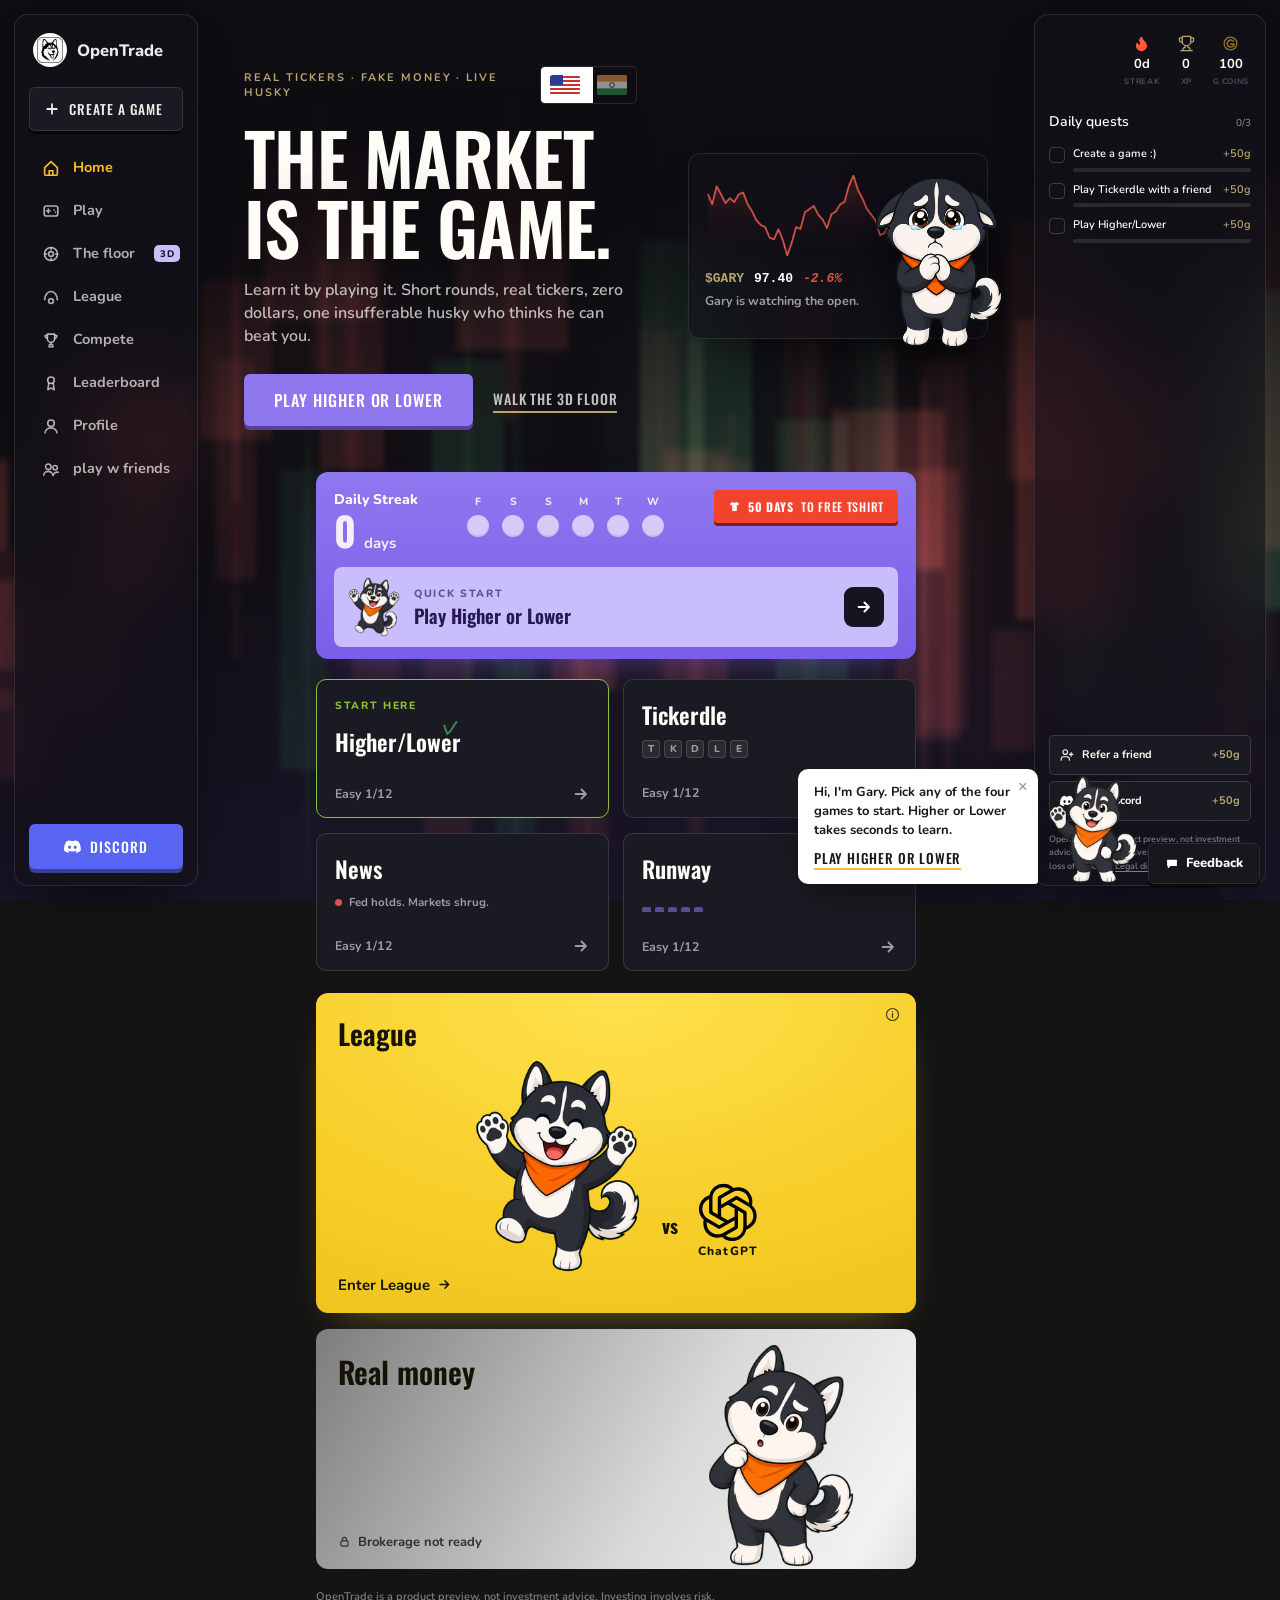
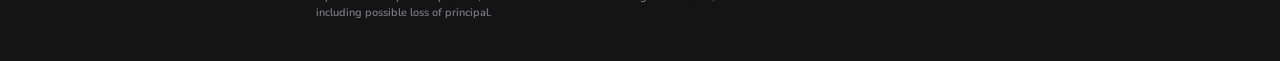
<file: index.html>
<!doctype html>
<html lang="en">
<head>
  <meta charset="utf-8" />
  <meta name="viewport" content="width=device-width, initial-scale=1" />
  <title>OpenTrade</title>
  <meta name="description" content="Master the market. Play Higher/Lower, Tickerdle, and League vs ChatGPT. OpenTrade is a product preview, not investment advice." />
  <link rel="icon" href="assets/brand/favicon.svg" />
  <link rel="preconnect" href="https://fonts.googleapis.com" />
  <link rel="preconnect" href="https://fonts.gstatic.com" crossorigin />
  <link href="https://fonts.googleapis.com/css2?family=Oswald:wght@500;600;700&family=Nunito:wght@500;600;700;800&display=swap" rel="stylesheet" />
  <link rel="stylesheet" href="css/site.css" />
</head>
<body>

<canvas id="aurora" aria-hidden="true"></canvas>

<aside id="side">
  <a id="logo" href="#">
    <span class="logo-dot">
      <img src="assets/brand/favicon.svg" alt="" width="26" height="26" /></span>
    <b>OpenTrade</b>
  </a>

  <button class="create" id="create-game">
    <svg viewBox="0 0 20 20" width="16" height="16"><path d="M10 4 v12 M4 10 h12" stroke="currentColor" stroke-width="2.2" stroke-linecap="round"/></svg>
    Create a game
  </button>

  <nav id="nav">
    <button class="nv on" data-nav="home">
      <svg viewBox="0 0 22 22"><path d="M4 10.5 L11 4 L18 10.5 V18 a1 1 0 0 1 -1 1 H5 a1 1 0 0 1 -1 -1 Z" fill="none" stroke-width="1.8" stroke-linejoin="round"/><path d="M9 19 v-5 h4 v5" fill="none" stroke-width="1.8"/></svg>
      Home
    </button>
    <button class="nv" data-nav="play" data-toast="Play opens in the app">
      <svg viewBox="0 0 22 22"><rect x="3.5" y="5.5" width="15" height="11" rx="2.5" fill="none" stroke-width="1.8"/><path d="M8 9 v4 M6 11 h4 M14.5 10 h.01 M16 12.5 h.01" stroke-width="1.8" stroke-linecap="round"/></svg>
      Play
    </button>
    <a class="nv floor-tab" href="floor/">
      <svg viewBox="0 0 22 22"><circle cx="11" cy="11" r="7.2" fill="none" stroke-width="1.8"/><circle cx="11" cy="11" r="2.6" fill="none" stroke-width="1.8"/><path d="M11 3.8 v3 M11 15.2 v3 M3.8 11 h3 M15.2 11 h3" stroke-width="1.6"/></svg>
      The floor
      <i class="tag3d">3D</i>
    </a>
    <button class="nv" data-nav="league" data-toast="League opens in the app">
      <svg viewBox="0 0 22 22"><path d="M4 14 c0-5 3-9 7-9 s7 4 7 9" fill="none" stroke-width="1.8" stroke-linecap="round"/><circle cx="11" cy="15.5" r="2.6" fill="none" stroke-width="1.8"/></svg>
      League
    </button>
    <button class="nv" data-nav="compete" data-toast="Compete opens in the app">
      <svg viewBox="0 0 22 22"><path d="M7 4.5 h8 v5 a4 4 0 0 1 -8 0 Z" fill="none" stroke-width="1.8" stroke-linejoin="round"/><path d="M7 6 H4.5 a2.5 2.5 0 0 0 2.6 3 M15 6 h2.5 a2.5 2.5 0 0 1 -2.6 3 M11 13.5 v2.5 M8 18.5 h6 M9.2 16 h3.6 v2.5 H9.2 Z" fill="none" stroke-width="1.6" stroke-linejoin="round"/></svg>
      Compete
    </button>
    <button class="nv" data-nav="board" data-toast="Leaderboard opens in the app">
      <svg viewBox="0 0 22 22"><circle cx="11" cy="8" r="3.6" fill="none" stroke-width="1.8"/><path d="M8.6 10.8 L7.5 18.5 L11 16.4 L14.5 18.5 L13.4 10.8" fill="none" stroke-width="1.7" stroke-linejoin="round"/></svg>
      Leaderboard
    </button>
    <button class="nv" data-nav="profile" data-toast="Profile opens in the app">
      <svg viewBox="0 0 22 22"><circle cx="11" cy="8" r="3.6" fill="none" stroke-width="1.8"/><path d="M4.5 18.5 a6.5 5.5 0 0 1 13 0" fill="none" stroke-width="1.8" stroke-linecap="round"/></svg>
      Profile
    </button>
    <button class="nv" data-nav="friends" data-toast="Grab a link in the app and drag a friend in">
      <svg viewBox="0 0 22 22"><circle cx="8" cy="8.5" r="3" fill="none" stroke-width="1.7"/><circle cx="15.5" cy="9.5" r="2.4" fill="none" stroke-width="1.7"/><path d="M3 18 a5 4.4 0 0 1 10 0 M13.5 18 a4.3 3.8 0 0 1 5.5 -3.4" fill="none" stroke-width="1.7" stroke-linecap="round"/></svg>
      play w friends
    </button>
  </nav>

  <a id="discord" href="#" data-toast="Discord invite lives in the app">
    <img src="assets/brand/discord-symbol-white.svg" alt="" width="17" height="17" />
    Discord
  </a>
</aside>

<main id="main">

  <section id="hero">
    <div id="hero-copy">
      <div class="hero-topline">
        <span class="hero-kicker">Real tickers · fake money · live husky</span>
        <div id="flags">
          <span id="flag-thumb" aria-hidden="true"></span>
          <button class="flag on" title="US markets" data-toast="US markets selected">
            <svg viewBox="0 0 30 20"><rect width="30" height="20" fill="#fff"/><path d="M0 2h30M0 6h30M0 10h30M0 14h30M0 18h30" stroke="#c8322e" stroke-width="2"/><rect width="13" height="10" fill="#2c3b8f"/></svg>
          </button>
          <button class="flag" title="India markets" data-toast="India markets are coming to the preview">
            <svg viewBox="0 0 30 20"><rect width="30" height="20" fill="#fff"/><rect width="30" height="6.6" fill="#f5943c"/><rect y="13.4" width="30" height="6.6" fill="#2c8f4a"/><circle cx="15" cy="10" r="2.4" fill="none" stroke="#2c3b8f" stroke-width="1"/></svg>
          </button>
        </div>
      </div>
      <h1 class="hero-h">THE MARKET<br>IS THE GAME.</h1>
      <p class="hero-sub">Learn it by playing it. Short rounds, real tickers, zero
      dollars, one insufferable husky who thinks he can beat you.</p>
      <div class="hero-ctas">
        <button class="hero-play" id="hero-play">Play Higher or Lower</button>
        <a class="hero-alt" href="floor/">Walk the 3D floor</a>
      </div>
    </div>
    <div id="hero-desk">
      <canvas id="hero-chart" width="380" height="130"></canvas>
      <div id="hero-tape"><b id="ht-tick">$GARY</b><span id="ht-price">100.00</span><i id="ht-delta" class="up">+0.0%</i></div>
      <img id="hero-gary-img" src="assets/brand/gary-emotions/confident.webp" alt="Gary" />
      <p id="hero-mood">Gary is watching the open.</p>
    </div>
  </section>

  <div id="cols">
    <section id="content">

      <div id="streak-card">
        <div class="sc-top">
          <div class="sc-left">
            <p class="sc-label">Daily Streak</p>
            <p class="sc-days"><b id="sc-days">0</b> days</p>
          </div>
          <div class="sc-week" id="sc-week"></div>
          <button class="tshirt" data-toast="50 day streak wins the shirt. Day 1 starts now.">
            <svg viewBox="0 0 20 20" width="13" height="13"><path d="M7 3 L10 4.5 L13 3 L17 5.5 L15.5 8.5 L13.5 7.5 V17 h-7 V7.5 L4.5 8.5 L3 5.5 Z" fill="#fff"/></svg>
            <b>50 days</b> to free tshirt
          </button>
        </div>
        <button class="sc-quick" id="quickstart">
          <span class="gary-mini"><img src="assets/brand/gary-emotions/excited-hyped.webp" alt="Gary" /></span>
          <span class="sc-quick-copy">
            <i>Quick start</i>
            <b>Play Higher or Lower</b>
          </span>
          <span class="go"><svg viewBox="0 0 20 20" width="18" height="18"><path d="M4 10 h11 M10.5 5 L15.5 10 L10.5 15" stroke="#fff" stroke-width="2.2" fill="none" stroke-linecap="round" stroke-linejoin="round"/></svg></span>
        </button>
      </div>

      <div id="games">
        <button class="game start" id="card-hl">
          <i class="start-here">Start here</i>
          <b>Higher/Lower</b>
          <canvas class="spark" width="150" height="40" aria-hidden="true"></canvas>
          <span class="tease">Call the next candle</span>
          <span class="g-foot"><em>Easy 1/12</em>
            <svg viewBox="0 0 20 20" width="18" height="18"><path d="M4 10 h11 M10.5 5 L15.5 10 L10.5 15" stroke="currentColor" stroke-width="2" fill="none" stroke-linecap="round" stroke-linejoin="round"/></svg>
          </span>
        </button>
        <button class="game" data-toast="Tickerdle opens in the app" data-quest="q2">
          <b>Tickerdle</b>
          <span class="tkd" aria-hidden="true"><i>T</i><i>K</i><i>D</i><i>L</i><i>E</i></span>
          <span class="tease">Guess the mystery ticker in six</span>
          <span class="g-foot"><em>Easy 1/12</em>
            <svg viewBox="0 0 20 20" width="18" height="18"><path d="M4 10 h11 M10.5 5 L15.5 10 L10.5 15" stroke="currentColor" stroke-width="2" fill="none" stroke-linecap="round" stroke-linejoin="round"/></svg>
          </span>
        </button>
        <button class="game" data-toast="News opens in the app">
          <b>News</b>
          <span class="wire" aria-hidden="true"><i class="live"></i><em id="wire-line">Fed holds. Markets shrug.</em></span>
          <span class="tease">Trade the headlines</span>
          <span class="g-foot"><em>Easy 1/12</em>
            <svg viewBox="0 0 20 20" width="18" height="18"><path d="M4 10 h11 M10.5 5 L15.5 10 L10.5 15" stroke="currentColor" stroke-width="2" fill="none" stroke-linecap="round" stroke-linejoin="round"/></svg>
          </span>
        </button>
        <button class="game" data-toast="Runway opens in the app">
          <b>Runway</b>
          <span class="rw" aria-hidden="true"><i></i><i></i><i></i><i></i><i></i></span>
          <span class="tease">Keep the startup alive</span>
          <span class="g-foot"><em>Easy 1/12</em>
            <svg viewBox="0 0 20 20" width="18" height="18"><path d="M4 10 h11 M10.5 5 L15.5 10 L10.5 15" stroke="currentColor" stroke-width="2" fill="none" stroke-linecap="round" stroke-linejoin="round"/></svg>
          </span>
        </button>
      </div>

      <button id="league-card" data-toast="League vs ChatGPT opens in the app">
        <span class="lg-info" title="Weekly league against the AIs">
          <svg viewBox="0 0 20 20" width="15" height="15"><circle cx="10" cy="10" r="8" fill="none" stroke="#111" stroke-width="1.6"/><path d="M10 9 v5 M10 6.2 v.2" stroke="#111" stroke-width="1.8" stroke-linecap="round"/></svg>
        </span>
        <b class="lg-title">League</b>
        <span class="lg-stage">
          <span class="gary-big"><img src="assets/brand/gary-emotions/celebratory.webp" alt="Gary celebrating" /></span>
          <b class="vs">vs</b>
          <span class="gpt"><img src="assets/brand/openai-blossom.svg" alt="" width="58" height="58" /><b>ChatGPT</b></span>
        </span>
        <span class="lg-enter">Enter League <svg viewBox="0 0 20 20" width="15" height="15"><path d="M4 10 h11 M10.5 5 L15.5 10 L10.5 15" stroke="currentColor" stroke-width="2" fill="none" stroke-linecap="round" stroke-linejoin="round"/></svg></span>
      </button>

      <button id="money-card" data-toast="Real money needs the brokerage. Not ready yet.">
        <b class="rm-title">Real money</b>
        <span class="rm-art"><img src="assets/brand/gary-emotions/curious.webp" alt="Gary, curious" /></span>
        <span class="rm-lock"><svg viewBox="0 0 20 20" width="13" height="13" fill="none" stroke="currentColor" stroke-width="1.8"><rect x="4.5" y="9" width="11" height="8" rx="1.6"/><path d="M7 9 V6.6 a3 3 0 0 1 6 0 V9"/></svg>Brokerage not ready</span>
      </button>

      <p id="legal">OpenTrade is a product preview, not investment advice. Investing involves risk, including possible loss of principal.</p>
    </section>

    <aside id="rightrail">
      <div id="stats">
        <div class="stat"><svg viewBox="0 0 24 24" class="ic"><path d="M12 3q1 4 4 6.5t3 5.5a1 1 0 0 1-14 0 5 5 0 0 1 1-3 1 1 0 0 0 5 0c0-2-1.5-3-1.5-5q0-2 2.5-4" fill="#ff5c35" stroke="#ff5c35" stroke-width="1.8" stroke-linejoin="round"/></svg><b id="st-streak">0d</b><span>Streak</span></div>
        <div class="stat"><svg viewBox="0 0 24 24" class="ic" fill="none" stroke="#b9a56f" stroke-width="1.8" stroke-linecap="round" stroke-linejoin="round"><path d="M10 14.66V17a1 1 0 0 1-1 1 2 2 0 0 0-2 2v2"/><path d="M14 14.66V17a1 1 0 0 0 1 1 2 2 0 0 1 2 2v2"/><path d="M17.916 10H19.5A2.5 2.5 0 0 0 22 7.5V5a1 1 0 0 0-1-1h-3"/><path d="M4 22h16"/><path d="M6 9a6 6 0 0 0 12 0V3a1 1 0 0 0-1-1H7a1 1 0 0 0-1 1z"/><path d="M6.084 10H4.5A2.5 2.5 0 0 1 2 7.5V5a1 1 0 0 1 1-1h3"/></svg><b id="st-xp">0</b><span>XP</span></div>
        <div class="stat"><svg viewBox="0 0 24 24" class="ic" fill="none" stroke="#9a762a"><circle cx="12" cy="12" r="9" stroke-width="1.7"/><path d="M16.1 8.65A5 5 0 1 0 16.1 15.35" stroke-linecap="round" stroke-width="2"/><path d="M12.4 12.8H16.9V15.35H16.1" stroke-linecap="round" stroke-linejoin="round" stroke-width="2"/></svg><b id="st-coins">100</b><span>G Coins</span></div>
      </div>
      <div id="quests">
        <h3>Daily quests <span id="q-count">0/3</span></h3>
        <label class="q"><input type="checkbox" id="q1" disabled><span class="qb"><span class="qrow"><em>Create a game :)</em><i>+50g</i></span><span class="bar"><b></b></span></span></label>
        <label class="q"><input type="checkbox" id="q2" disabled><span class="qb"><span class="qrow"><em>Play Tickerdle with a friend</em><i>+50g</i></span><span class="bar"><b></b></span></span></label>
        <label class="q"><input type="checkbox" id="q3" disabled><span class="qb"><span class="qrow"><em>Play Higher/Lower</em><i>+50g</i></span><span class="bar"><b></b></span></span></label>
      </div>
      <div class="rail-bottom">
        <button class="rail-cta" data-toast="Referral links live in the app"><span><svg viewBox="0 0 24 24" width="14" height="14" fill="none" stroke="currentColor" stroke-width="1.9" stroke-linecap="round" stroke-linejoin="round"><path d="M16 21v-2a4 4 0 0 0-4-4H6a4 4 0 0 0-4 4v2"/><circle cx="9" cy="7" r="4"/><line x1="19" x2="19" y1="8" y2="14"/><line x1="22" x2="16" y1="11" y2="11"/></svg>Refer a friend</span><i>+50g</i></button>
        <a class="rail-cta" href="https://discord.gg/bt2YuTNcbK" target="_blank" rel="noreferrer"><span><img src="assets/brand/discord-symbol-white.svg" alt="" width="14" height="14"/>Join Discord</span><i>+50g</i></a>
      </div>
      <footer id="rail-legal">OpenTrade is a product preview, not investment advice. Investing involves risk, including possible loss of principal. <u>Legal disclosures</u></footer>
    </aside>
  </div>

  <div id="helper">
    <div id="bubble">
      <button id="bubble-x" aria-label="Dismiss Gary">×</button>
      <p>Hi, I'm Gary. Pick any of the four games to start. Higher or Lower takes seconds to learn.</p>
      <button id="bubble-cta">Play Higher or Lower</button>
    </div>
    <span class="gary-mini wave"><img src="assets/brand/gary-onboarding-cutout-2x.webp" alt="Gary" /></span>
    <button id="feedback" data-toast="Feedback goes straight to the team">
      <svg viewBox="0 0 20 20" width="14" height="14" fill="currentColor"><path d="M3 4 h14 v9 H8 l-4 3.5 V13 H3 Z"/></svg>
      Feedback
    </button>
  </div>

  <!-- Higher/Lower, playable -->
  <div id="hl-back" hidden>
    <div id="hl-modal" role="dialog" aria-label="Higher or Lower">
      <div class="grab" aria-hidden="true"></div>
      <div class="hl-head">
        <b>Higher or Lower</b>
        <span id="hl-round">round 1</span>
        <button id="hl-x" aria-label="Close">×</button>
      </div>
      <div class="hl-tick"><span id="hl-name">$GARY</span><span id="hl-price">100.00</span></div>
      <canvas id="chart" width="560" height="230"></canvas>
      <div class="hl-calls">
        <button id="call-up" class="hl-call up">Higher</button>
        <button id="call-down" class="hl-call down">Lower</button>
      </div>
      <div class="hl-foot">
        <span id="hl-score">you 0 · gary 0</span>
        <span class="hl-gary-wrap"><img id="hl-gary" src="assets/brand/gary-emotions/confident.webp" alt="Gary" /><span id="gary-says">Gary bets you can't beat him.</span></span>
      </div>
    </div>
  </div>

</main>

<script type="module" src="js/site.js"></script>
</body>
</html>
</file>
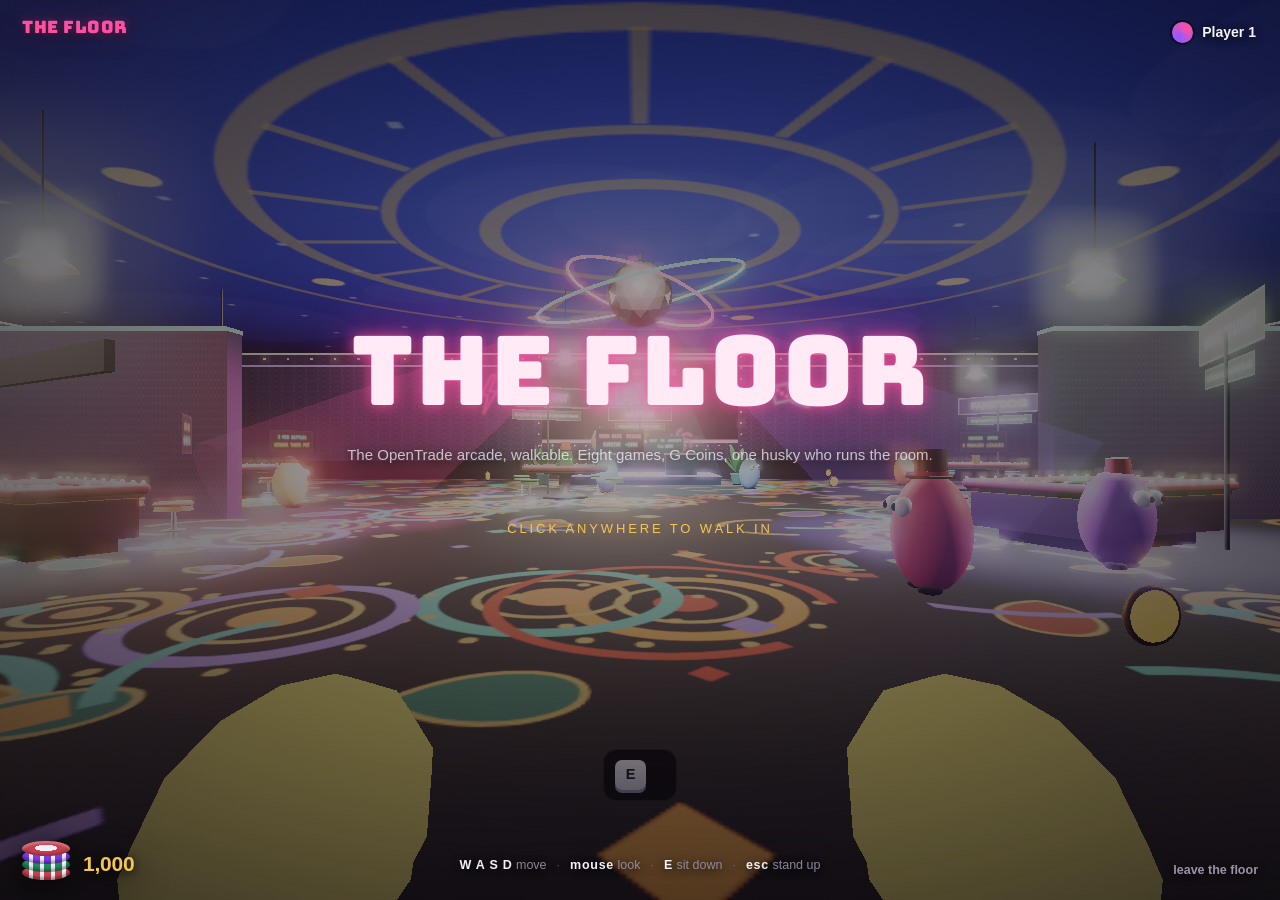
<file: floor/index.html>
<!doctype html>
<html lang="en">
<head>
  <meta charset="utf-8" />
  <meta name="viewport" content="width=device-width, initial-scale=1" />
  <title>THE FLOOR · OpenTrade</title>
  <meta name="description" content="A walkable 3D casino for you and your friends: wander the floor, sit at glowing tables, play with honest odds and play money. No real money, just bragging rights." />
  <link rel="icon" href="data:image/svg+xml,%3Csvg xmlns='http://www.w3.org/2000/svg' viewBox='0 0 32 32'%3E%3Crect width='32' height='32' rx='7' fill='%230c0a10'/%3E%3Ccircle cx='16' cy='16' r='9' fill='none' stroke='%23ff4fa3' stroke-width='2.5'/%3E%3Ccircle cx='16' cy='16' r='3.4' fill='%23f5c64f'/%3E%3C/svg%3E" />
  <link rel="preconnect" href="https://fonts.googleapis.com" />
  <link rel="preconnect" href="https://fonts.gstatic.com" crossorigin />
  <link href="https://fonts.googleapis.com/css2?family=Bungee&family=Oswald:wght@500;600;700&family=Nunito:wght@600;700;800&display=swap" rel="stylesheet" />
  <link rel="stylesheet" href="css/style.css" />
  <script type="importmap">{ "imports": { "three": "./js/vendor/three.module.js?v10" } }</script>
</head>
<body>

  <canvas id="world"></canvas>

  <button id="wordmark" title="Back to the floor">THE FLOOR</button>
  <button id="who" title="Players and bankrolls"><span class="ava"></span><span id="who-name">Player 1</span></button>
  <button id="bank" title="Players and bankrolls">
    <span class="stack"><i></i><i></i><i></i><i></i></span>
    <b id="bank-amt">0</b>
  </button>

  <div id="hud">
    <div id="aim" hidden></div>
    <div id="prompt" hidden><b>E</b><span id="prompt-text"></span></div>
    <div id="splash">
      <div class="splash-inner">
        <h1>THE FLOOR</h1>
        <p class="sub">The OpenTrade arcade, walkable. Eight games, G Coins, one husky who runs the room.</p>
        <p class="enter">click anywhere to walk in</p>
      </div>
      <p class="legend"><b>W A S D</b> move<i>·</i><b>mouse</b> look<i>·</i><b>E</b> sit down<i>·</i><b>esc</b> stand up</p>
    </div>
  </div>

  <section id="room">
    <div id="room-sign"></div>
    <div id="room-tag"></div>
    <div id="room-body"></div>
  </section>

  <a id="exit" href="../">leave the floor</a>

  <script type="module" src="js/main.js?v10"></script>
</body>
</html>
</file>
<file: css/site.css>
/* OpenTrade, matched to the real product: charcoal app shell, violet
   streak card, chunky rounded type, yellow League banner, sticker Gary.
   Executed clean: consistent radii, spacing on an 8px beat, real hover
   and press states. No inventions beyond the floor tab. */

* { margin: 0; padding: 0; box-sizing: border-box; }

:root {
  --bg: #141414;
  --side: #17151c;
  --card: #1a1b22;
  --card-line: rgba(255, 255, 255, 0.12);
  --ink: #fffdf8;
  --dim: #9c9ca6;
  --violet: #8f77ef;
  --violet-deep: #7a5ee8;
  --lavender: #cabdfc;
  --lavender-ink: #241a4e;
  --amber: #fbbf24;
  --brass: #b9a56f;
  --gold: #f2c14b;
  --green: #8ac234;
  --red: #f4432c;
  --flame: #ff5c35;
  --discord: #5865f2;
  --disp: "Oswald", -apple-system, sans-serif;
  --body: "Nunito", -apple-system, sans-serif;
  --spring: cubic-bezier(0.32, 0.72, 0, 1);
}

html, body {
  height: 100%;
  background: var(--bg);
  color: var(--ink);
  font: 600 15px/1.45 var(--body);
  -webkit-font-smoothing: antialiased;
}
::selection { background: var(--violet); color: #fff; }
:focus-visible { outline: 3px solid var(--amber); outline-offset: 2px; border-radius: 8px; }
button { font: inherit; color: inherit; cursor: pointer; background: none; border: none; }
a { color: inherit; text-decoration: none; }

/* ── sidebar ── */
#side {
  position: fixed;
  top: 0; bottom: 0; left: 0;
  width: 184px;
  display: flex;
  flex-direction: column;
  gap: 10px;
  padding: 16px 14px;
  background: var(--side);
  border-right: 1px solid #1d1d22;
  z-index: 20;
}
#logo { display: flex; align-items: center; gap: 10px; padding: 2px 4px 10px; }
#logo .logo-dot {
  width: 34px; height: 34px;
  border-radius: 50%;
  background: #fff;
  display: grid;
  place-items: center;
}
#logo b { font: 800 16.5px var(--body); }

.create {
  display: flex;
  align-items: center;
  gap: 9px;
  padding: 11px 14px;
  border: 1px solid var(--card-line);
  border-radius: 12px;
  background: var(--card);
  font-weight: 700;
  font-size: 14px;
  transition: transform 0.15s var(--spring), border-color 0.15s;
}
.create:hover { border-color: #3a3a42; }
.create:active { transform: scale(0.97); }

#nav { display: flex; flex-direction: column; gap: 2px; margin-top: 6px; }
.nv {
  display: flex;
  align-items: center;
  gap: 12px;
  white-space: nowrap;
  padding: 10px 12px;
  border-radius: 11px;
  font-weight: 700;
  font-size: 14.5px;
  color: var(--dim);
  text-align: left;
  transition: background 0.15s, color 0.15s;
}
.nv svg { width: 20px; height: 20px; stroke: currentColor; fill: none; flex: none; }
.nv:hover { background: #16161a; color: var(--ink); }
.nv.on { color: var(--amber); }
.nv.on svg { stroke: var(--amber); }
.tag3d {
  margin-left: 7px;
  font: 800 9.5px var(--body);
  letter-spacing: 0.06em;
  font-style: normal;
  color: #16112e;
  background: var(--lavender);
  border-radius: 5px;
  padding: 2px 6px;
}

#discord {
  margin-top: auto;
  display: flex;
  align-items: center;
  justify-content: center;
  gap: 9px;
  padding: 12px;
  border-radius: 12px;
  background: var(--discord);
  color: #fff;
  font-weight: 800;
  font-size: 14.5px;
  transition: filter 0.15s, transform 0.15s var(--spring);
}
#discord:hover { filter: brightness(1.08); }
#discord:active { transform: scale(0.98); }

/* ── main ── */
#main { margin-left: 184px; margin-right: 232px; min-height: 100vh; padding: 26px 30px 40px;
  display: flex; flex-direction: column; align-items: center; }

#head {
  width: min(600px, 100%);
  display: flex;
  align-items: center;
  gap: 22px;
  margin-bottom: 22px;
}
#head h1 { font: 600 28px var(--disp); letter-spacing: 0.01em; }
#flags { display: flex; border-radius: 10px; overflow: hidden; border: 1px solid var(--card-line); }
.flag {
  display: grid;
  place-items: center;
  width: 52px; height: 36px;
  background: var(--card);
  opacity: 0.55;
  transition: opacity 0.15s, background 0.15s;
}
.flag svg { width: 30px; height: 20px; border-radius: 3px; }
.flag.on { background: #fff; opacity: 1; }
#stats { margin-left: auto; display: flex; gap: 26px; }
.stat { display: flex; flex-direction: column; align-items: center; gap: 2px; }
.stat svg { width: 19px; height: 19px; }
.stat b { font: 700 15px var(--disp); }
.stat span { font-size: 9.5px; letter-spacing: 0.14em; text-transform: uppercase; color: var(--dim); font-weight: 800; }
.stat .gc {
  width: 17px; height: 17px;
  border-radius: 50%;
  background: radial-gradient(circle at 38% 32%, #ffe08a, #d99a14 72%);
  box-shadow: inset 0 0 0 2px rgba(122, 77, 8, 0.5);
}

#cols { width: min(600px, 100%); display: block; }

/* ── streak card ── */
#streak-card {
  background: linear-gradient(180deg, var(--violet), var(--violet-deep));
  border-radius: 18px;
  padding: 18px 18px 12px;
  margin-bottom: 20px;
  box-shadow: 0 18px 40px -22px rgba(141, 104, 248, 0.55);
}
.sc-top { display: flex; align-items: flex-start; gap: 22px; }
.sc-label { font-weight: 800; font-size: 14px; }
.sc-days { font: 700 15px var(--body); opacity: 0.9; }
.sc-days b { font: 700 40px/1 var(--disp); margin-right: 4px; }
.sc-week { display: flex; gap: 13px; flex: 1; justify-content: center; padding-top: 4px; }
.wd { display: flex; flex-direction: column; align-items: center; gap: 6px; font-size: 10.5px; font-weight: 800; opacity: 0.85; }
.wd i {
  width: 22px; height: 22px;
  border-radius: 50%;
  background: rgba(255, 255, 255, 0.75);
  box-shadow: inset 0 -2px 0 rgba(0, 0, 0, 0.08);
}
.wd.done i { background: var(--gold); }
.tshirt {
  display: flex;
  align-items: center;
  gap: 7px;
  background: var(--red);
  color: #fff;
  border-radius: 999px;
  padding: 8px 14px;
  font-size: 12.5px;
  font-weight: 700;
  box-shadow: 0 6px 16px -6px rgba(244, 67, 44, 0.7);
  transition: transform 0.15s var(--spring);
}
.tshirt:active { transform: scale(0.96); }
.tshirt b { font-weight: 800; }

.sc-quick {
  margin-top: 14px;
  width: 100%;
  display: flex;
  align-items: center;
  gap: 14px;
  background: var(--lavender);
  color: var(--lavender-ink);
  border-radius: 14px;
  padding: 10px 14px;
  text-align: left;
  transition: transform 0.15s var(--spring), filter 0.15s;
}
.sc-quick:hover { filter: brightness(1.03); }
.sc-quick:active { transform: scale(0.99); }
.gary-mini { width: 52px; flex: none; display: block; }
.gary-mini svg { width: 100%; display: block; }
.sc-quick-copy { display: flex; flex-direction: column; }
.sc-quick-copy i {
  font-style: normal;
  font-size: 10.5px;
  font-weight: 800;
  letter-spacing: 0.16em;
  text-transform: uppercase;
  opacity: 0.65;
}
.sc-quick-copy b { font: 600 19px var(--disp); }
.sc-quick .go {
  margin-left: auto;
  width: 40px; height: 40px;
  border-radius: 50%;
  background: #17131f;
  display: grid;
  place-items: center;
  transition: transform 0.2s var(--spring);
}
.sc-quick:hover .go { transform: translateX(3px); }

/* ── game cards ── */
#games {
  display: grid;
  grid-template-columns: 1fr 1fr;
  gap: 14px;
  margin-bottom: 22px;
}
.game {
  position: relative;
  display: flex;
  flex-direction: column;
  align-items: flex-start;
  gap: 20px;
  background: var(--card);
  border: 1px solid var(--card-line);
  border-radius: 14px;
  padding: 18px 18px 14px;
  text-align: left;
  transition: transform 0.18s var(--spring), border-color 0.15s;
}
.game:hover { transform: translateY(-2px); border-color: #3c3c45; }
.game:active { transform: scale(0.99); }
.game > b { font: 600 23px var(--disp); }
.game.start { border: 1.5px solid var(--green); }
.start-here {
  font-style: normal;
  font-size: 10.5px;
  font-weight: 800;
  letter-spacing: 0.16em;
  text-transform: uppercase;
  color: var(--green);
  margin-bottom: -8px;
}
.g-foot {
  width: 100%;
  display: flex;
  align-items: center;
  justify-content: space-between;
  color: var(--dim);
}
.g-foot em { font-style: normal; font-size: 12.5px; font-weight: 700; }
.game:hover .g-foot svg { transform: translateX(3px); }
.g-foot svg { transition: transform 0.2s var(--spring); }

/* ── league banner ── */
#league-card {
  position: relative;
  width: 100%;
  background: linear-gradient(180deg, #ffd93b, #f2bb1e);
  border-radius: 18px;
  padding: 20px 22px 0;
  text-align: left;
  color: #151208;
  overflow: hidden;
  min-height: 140px;
  transition: transform 0.18s var(--spring);
  box-shadow: 0 18px 40px -24px rgba(255, 217, 59, 0.5);
}
#league-card:hover { transform: translateY(-2px); }
#league-card:active { transform: scale(0.995); }
.lg-title { font: 600 28px var(--disp); display: block; }
.lg-info { position: absolute; top: 14px; right: 16px; opacity: 0.75; }
.lg-stage {
  position: absolute;
  right: 84px; bottom: -6px;
  display: flex;
  align-items: flex-end;
  gap: 20px;
}
.gary-big { width: 124px; display: block; }
.gary-big svg { width: 100%; display: block; }
.lg-stage .vs { font: 700 19px var(--disp); padding-bottom: 34px; }
.gpt { display: flex; flex-direction: column; align-items: center; gap: 2px; padding-bottom: 14px; }
.gpt b { font: 800 12px var(--body); letter-spacing: 0.1em; }

#legal { margin-top: 20px; font-size: 11px; font-weight: 600; color: #7c7c86; max-width: 60ch; }


/* ── Gary helper ── */
#helper {
  position: fixed;
  right: 20px; bottom: 16px;
  display: flex;
  align-items: flex-end;
  gap: 10px;
  z-index: 40;
}
#bubble {
  position: relative;
  width: 240px;
  background: #fff;
  color: #17171c;
  border-radius: 14px 14px 4px 14px;
  padding: 14px 16px;
  font-size: 13px;
  font-weight: 700;
  line-height: 1.45;
  box-shadow: 0 16px 40px -16px rgba(0, 0, 0, 0.7);
}
#bubble-x {
  position: absolute;
  top: 6px; right: 10px;
  font-size: 16px;
  color: #9a9aa4;
}
#bubble-cta {
  margin-top: 8px;
  font-weight: 800;
  font-size: 13px;
  color: #17171c;
  border-bottom: 2px solid var(--amber);
  padding: 0;
}
#helper .gary-mini { width: 90px; }
#feedback {
  display: flex;
  align-items: center;
  gap: 7px;
  background: #17171c;
  border: 1px solid #2c2c33;
  color: #fff;
  border-radius: 999px;
  padding: 10px 16px;
  font-size: 13px;
  font-weight: 800;
}
#helper.tucked #bubble { display: none; }

/* ── Higher/Lower modal ── */
#hl-back {
  position: fixed;
  inset: 0;
  background: rgba(8, 8, 12, 0.72);
  display: grid;
  place-items: center;
  z-index: 60;
}
#hl-back[hidden] { display: none; }
#hl-modal {
  width: min(620px, calc(100vw - 32px));
  background: var(--card);
  border: 1px solid var(--card-line);
  border-radius: 18px;
  padding: 16px 18px 18px;
  animation: pop 0.35s var(--spring);
}
@keyframes pop { from { transform: translateY(18px) scale(0.97); opacity: 0; } }
.hl-head { display: flex; align-items: baseline; gap: 12px; margin-bottom: 6px; }
.hl-head b { font: 700 22px var(--disp); }
#hl-round { font-size: 12px; color: var(--dim); font-weight: 800; }
#hl-x { margin-left: auto; font-size: 22px; color: var(--dim); }
#hl-x:hover { color: #fff; }
.hl-tick { display: flex; gap: 12px; font: 800 13px ui-monospace, monospace; margin-bottom: 8px; }
#hl-name { color: var(--amber); }
#chart {
  width: 100%;
  height: auto;
  display: block;
  background: #121216;
  border: 1px solid var(--card-line);
  border-radius: 12px;
}
.hl-calls { display: flex; gap: 10px; margin-top: 12px; }
.hl-call {
  flex: 1;
  min-height: 48px;
  border-radius: 999px;
  font: 700 17px var(--disp);
  color: #fff;
  transition: transform 0.12s var(--spring), filter 0.15s;
}
.hl-call.up { background: #3fa842; }
.hl-call.down { background: #d5453a; }
.hl-call:hover { filter: brightness(1.1); }
.hl-call:active { transform: scale(0.97); }
.hl-call:disabled { opacity: 0.4; pointer-events: none; }
.hl-foot {
  display: flex;
  justify-content: space-between;
  gap: 14px;
  margin-top: 10px;
  font-size: 12.5px;
  font-weight: 700;
  color: var(--dim);
}
#gary-says { text-align: right; }

/* ── toasts ── */
#toasts {
  position: fixed;
  bottom: 18px; left: 50%;
  transform: translateX(-50%);
  display: flex;
  flex-direction: column;
  gap: 8px;
  z-index: 80;
  pointer-events: none;
}
.toast {
  background: #fff;
  color: #17171c;
  border-radius: 12px;
  padding: 11px 18px;
  font-size: 13.5px;
  font-weight: 800;
  opacity: 0;
  transform: translateY(8px);
  transition: opacity 0.25s, transform 0.3s var(--spring);
  box-shadow: 0 14px 34px -14px rgba(0, 0, 0, 0.8);
}
.toast.show { opacity: 1; transform: none; }

@media (prefers-reduced-motion: reduce) {
  *, *::before, *::after { animation: none !important; transition-duration: 0.01ms !important; }
}
@media (max-width: 1060px) {
  #cols { grid-template-columns: 1fr; }
  #rightrail { order: -1; }
}
@media (max-width: 760px) {
  #side { display: none; }
  #main { margin-left: 0; }
  #games { grid-template-columns: 1fr; }
  #helper { display: none; }
}

/* real brand art */
.gary-mini img, .gary-big img { width: 100%; display: block; }
#logo .logo-dot img { display: block; }
.hl-gary-wrap { display: flex; align-items: center; gap: 9px; }
#hl-gary { width: 40px; height: 40px; object-fit: contain; }

/* ── the right bar, like theirs ── */
#rightrail {
  position: fixed;
  top: 0; right: 0; bottom: 0;
  width: 232px;
  background: var(--side);
  border-left: 1px solid var(--card-line);
  padding: 14px 14px 12px;
  display: flex;
  flex-direction: column;
  z-index: 20;
  overflow-y: auto;
  scrollbar-width: none;
}
#stats { display: grid; grid-template-columns: repeat(3, 1fr); gap: 4px; margin-bottom: 18px; }
.stat { display: flex; flex-direction: column; align-items: center; gap: 3px; padding: 6px 2px; }
.stat .ic { width: 17px; height: 17px; }
.stat b { font-size: 13px; font-weight: 700; font-variant-numeric: tabular-nums; font-family: var(--body); }
.stat span { font-size: 8px; letter-spacing: 0.08em; text-transform: uppercase; opacity: 0.45; font-weight: 700; }
#quests h3 {
  display: flex; justify-content: space-between; align-items: baseline;
  font: 600 14px var(--body); margin-bottom: 10px;
}
#quests h3 span { font-size: 10px; color: rgba(255, 253, 248, 0.46); }
.q { display: flex; align-items: flex-start; gap: 8px; padding: 5px 0; cursor: default; }
.q input {
  appearance: none; -webkit-appearance: none;
  width: 16px; height: 16px; margin-top: 1px;
  border: 1px solid rgba(255, 255, 255, 0.18);
  border-radius: 50%; flex: none; position: relative;
}
.q input:checked { background: var(--brass); border-color: var(--brass); }
.q input:checked::after {
  content: ""; position: absolute; inset: 4px 3px 5px;
  border-left: 2px solid #141414; border-bottom: 2px solid #141414;
  transform: rotate(-48deg);
}
.qb { flex: 1; min-width: 0; }
.qrow { display: flex; justify-content: space-between; gap: 8px; font-size: 11px; font-weight: 600; }
.qrow em { font-style: normal; white-space: nowrap; overflow: hidden; text-overflow: ellipsis; }
.qrow i { font-style: normal; color: var(--brass); font-variant-numeric: tabular-nums; flex: none; }
.q:has(input:checked) .qrow em { text-decoration: line-through; opacity: 0.55; }
.bar { display: block; height: 4px; margin-top: 6px; border-radius: 999px; background: rgba(255, 255, 255, 0.1); overflow: hidden; }
.bar b { display: block; height: 100%; width: 0%; border-radius: 999px; background: var(--brass); transition: width 0.4s var(--spring); }
.q:has(input:checked) .bar b { width: 100%; }
.rail-bottom { margin-top: auto; display: grid; gap: 6px; }
.rail-cta {
  display: flex; align-items: center; justify-content: space-between; gap: 8px;
  min-height: 40px; padding: 0 10px;
  border: 1px solid rgba(255, 255, 255, 0.14);
  border-radius: 10px;
  background: var(--card);
  font-size: 11px; font-weight: 700; color: var(--ink);
  transition: border-color 0.15s;
}
.rail-cta:hover { border-color: rgba(143, 119, 239, 0.6); }
.rail-cta span { display: flex; align-items: center; gap: 8px; min-width: 0; }
.rail-cta i { font-style: normal; color: var(--brass); flex: none; }
#rail-legal { padding-top: 12px; font-size: 9px; line-height: 1.5; color: rgba(255, 253, 248, 0.46); font-weight: 600; }
#rail-legal u { text-underline-offset: 2px; cursor: pointer; }

/* ── league, matched: taller, enter link, radial pop ── */
#league-card {
  min-height: 320px;
  background: radial-gradient(120% 130% at 50% 0%, #ffe14d 0%, #f7ce29 55%, #eebf1a 100%);
  padding: 20px 22px 18px;
  display: flex; flex-direction: column;
}
#league-card .lg-stage { position: absolute; left: 50%; top: 54%; transform: translate(-50%, -50%); right: auto; bottom: auto; }
#league-card .gary-big { width: 168px; }
.lg-enter { margin-top: auto; display: flex; align-items: center; gap: 7px; font: 700 15px var(--body); }
#league-card:hover .lg-enter svg { transform: translateX(3px); }
.lg-enter svg { transition: transform 0.2s var(--spring); }

/* ── real money, locked ── */
#money-card {
  position: relative;
  width: 100%;
  min-height: 240px;
  margin-top: 16px;
  border-radius: 18px;
  overflow: hidden;
  background: linear-gradient(120deg, #7d7d7d 0%, #d9d9d9 30%, #f2f2f2 46%, #b5b5b5 62%, #8f8f8f 100%);
  color: #151208;
  text-align: left;
  padding: 20px 22px 18px;
  display: flex; flex-direction: column;
  transition: transform 0.18s var(--spring);
}
#money-card:hover { transform: translateY(-2px); }
.rm-title { font: 600 30px var(--disp); }
.rm-art { position: absolute; right: 60px; bottom: 0; width: 150px; }
.rm-art img { width: 100%; display: block; }
.rm-lock { margin-top: auto; display: flex; align-items: center; gap: 7px; font: 700 13px var(--body); opacity: 0.8; }

/* ═══ the liveliness layer: entrance, idle life, physical feedback ═══ */

/* entrance: everything arrives once, fast, staggered */
@keyframes rise-in { from { opacity: 0; transform: translateY(16px); } }
@keyframes fade-in { from { opacity: 0; } }
#side { animation: fade-in 0.3s ease-out backwards; }
#streak-card { animation: rise-in 0.45s cubic-bezier(0.22, 1, 0.36, 1) 0.05s backwards; }
#games .game:nth-child(1) { animation: rise-in 0.45s cubic-bezier(0.22, 1, 0.36, 1) 0.12s backwards; }
#games .game:nth-child(2) { animation: rise-in 0.45s cubic-bezier(0.22, 1, 0.36, 1) 0.17s backwards; }
#games .game:nth-child(3) { animation: rise-in 0.45s cubic-bezier(0.22, 1, 0.36, 1) 0.22s backwards; }
#games .game:nth-child(4) { animation: rise-in 0.45s cubic-bezier(0.22, 1, 0.36, 1) 0.27s backwards; }
#league-card { animation: rise-in 0.45s cubic-bezier(0.22, 1, 0.36, 1) 0.32s backwards; }
#money-card { animation: rise-in 0.45s cubic-bezier(0.22, 1, 0.36, 1) 0.38s backwards; }
#rightrail { animation: fade-in 0.4s ease-out 0.2s backwards; }

/* cards: instant press, pointer-tracked tilt applied inline by JS */
.game { will-change: transform; }
.game.settling { transition: transform 0.5s cubic-bezier(0.22, 1, 0.36, 1); }
.game:active { transition: transform 0.08s ease-out; }

/* the tease slides up under the title on hover */
.tease {
  display: block;
  max-height: 0;
  opacity: 0;
  overflow: hidden;
  font-size: 12px;
  font-weight: 700;
  color: var(--dim);
  margin: -14px 0 0;
  transform: translateY(4px);
  transition: max-height 0.3s cubic-bezier(0.22, 1, 0.36, 1), opacity 0.25s, transform 0.3s cubic-bezier(0.22, 1, 0.36, 1);
}
.game:hover .tease, .game:focus-visible .tease { max-height: 20px; opacity: 1; transform: none; }

/* higher/lower: the chart draws itself, forever */
.spark { position: absolute; right: 16px; top: 18px; opacity: 0.9; }

/* tickerdle: tiles that flip */
.tkd { display: flex; gap: 4px; margin: -12px 0 0; }
.tkd i {
  width: 18px; height: 18px;
  display: grid; place-items: center;
  font: 800 10px var(--body);
  font-style: normal;
  color: rgba(255, 253, 248, 0.55);
  background: rgba(255, 255, 255, 0.07);
  border: 1px solid rgba(255, 255, 255, 0.14);
  border-radius: 4px;
  transition: transform 0.4s cubic-bezier(0.22, 1, 0.36, 1), background 0.2s 0.18s, color 0.2s 0.18s, border-color 0.2s 0.18s;
}
.tkd i.on, .game:hover .tkd i {
  transform: rotateX(360deg);
  background: #3e9b60;
  border-color: #3e9b60;
  color: #fff;
}
.game:hover .tkd i:nth-child(2) { transition-delay: 0.05s; }
.game:hover .tkd i:nth-child(3) { transition-delay: 0.1s; }
.game:hover .tkd i:nth-child(4) { transition-delay: 0.15s; }
.game:hover .tkd i:nth-child(5) { transition-delay: 0.2s; }

/* news: the wire is live */
.wire { display: flex; align-items: center; gap: 7px; margin: -12px 0 0; min-height: 16px; }
.wire .live {
  width: 7px; height: 7px;
  border-radius: 50%;
  background: #db554d;
  animation: live-pulse 2s ease-in-out infinite;
}
@keyframes live-pulse { 50% { opacity: 0.35; box-shadow: 0 0 0 4px rgba(219, 85, 77, 0.12); } }
.wire em {
  font-style: normal;
  font-size: 11.5px;
  font-weight: 700;
  color: var(--dim);
  white-space: nowrap;
  overflow: hidden;
  text-overflow: ellipsis;
  transition: opacity 0.3s;
}
.wire em.swap { opacity: 0; }

/* runway: five little bars want to grow */
.rw { display: flex; gap: 4px; align-items: flex-end; height: 18px; margin: -12px 0 0; }
.rw i {
  width: 9px;
  height: 5px;
  border-radius: 2px 2px 0 0;
  background: rgba(143, 119, 239, 0.55);
  transition: height 0.4s cubic-bezier(0.22, 1, 0.36, 1), background 0.3s;
}
.game:hover .rw i { background: var(--violet); }
.game:hover .rw i:nth-child(1) { height: 8px; }
.game:hover .rw i:nth-child(2) { height: 12px; transition-delay: 0.04s; }
.game:hover .rw i:nth-child(3) { height: 9px; transition-delay: 0.08s; }
.game:hover .rw i:nth-child(4) { height: 15px; transition-delay: 0.12s; }
.game:hover .rw i:nth-child(5) { height: 18px; transition-delay: 0.16s; }

/* streak card life */
.gary-mini img { animation: bob 3.2s ease-in-out infinite; }
@keyframes bob { 50% { transform: translateY(-2.5px); } }
.wd.today i { animation: dot-invite 2.2s ease-in-out infinite; }
@keyframes dot-invite { 50% { transform: scale(1.14); box-shadow: 0 0 0 5px rgba(255, 255, 255, 0.14); } }

/* league: sheen sweeps, gary hops when courted */
#league-card::after {
  content: "";
  position: absolute;
  inset: 0;
  background: linear-gradient(105deg, transparent 30%, rgba(255, 255, 255, 0.35) 46%, transparent 60%);
  transform: translateX(-120%);
  animation: sheen 9s ease-in-out infinite;
  pointer-events: none;
}
@keyframes sheen { 12% { transform: translateX(120%); } 100% { transform: translateX(120%); } }
#league-card:hover .gary-big img { animation: hop 0.55s cubic-bezier(0.34, 1.56, 0.64, 1); }
@keyframes hop { 35% { transform: translateY(-14px) rotate(-3deg); } 70% { transform: translateY(0) rotate(1.5deg); } }
#league-card:hover .gpt img { transform: rotate(180deg); }
.gpt img { transition: transform 0.6s cubic-bezier(0.22, 1, 0.36, 1); }

/* real money: metal breathes, the door is locked */
#money-card { background-size: 220% 100%; animation: metal 12s ease-in-out infinite alternate; }
@keyframes metal { from { background-position: 0% 0; } to { background-position: 100% 0; } }
#money-card.deny { animation: deny-shake 0.45s cubic-bezier(0.36, 0.07, 0.19, 0.97), metal 12s ease-in-out infinite alternate; }
@keyframes deny-shake {
  10%, 50%, 90% { transform: translateX(-7px); }
  30%, 70% { transform: translateX(7px); }
}
#money-card.deny .rm-lock svg { animation: lock-wiggle 0.45s ease; }
@keyframes lock-wiggle { 30% { transform: rotate(-14deg); } 60% { transform: rotate(12deg); } }

/* flags: sliding thumb */
#flags { position: relative; }
#flag-thumb {
  position: absolute;
  top: 0; left: 0;
  width: 52px; height: 100%;
  background: #fff;
  transition: transform 0.35s cubic-bezier(0.22, 1, 0.36, 1);
  z-index: 0;
}
.flag { position: relative; z-index: 1; background: transparent; }
.flag.on { background: transparent; }

/* the flying coin: rewards travel to the wallet */
.flycoin {
  position: fixed;
  z-index: 90;
  width: 16px; height: 16px;
  border-radius: 50%;
  background: radial-gradient(circle at 38% 32%, #ffe08a, #d99a14 72%);
  box-shadow: inset 0 0 0 2px rgba(122, 77, 8, 0.5), 0 2px 6px rgba(0, 0, 0, 0.5);
  pointer-events: none;
}
.stat.pop { animation: stat-pop 0.45s cubic-bezier(0.34, 1.56, 0.64, 1); }
@keyframes stat-pop { 40% { transform: scale(1.22); } }

/* the sheet: springs live in JS; backdrop materializes */
#hl-back { transition: opacity 0.25s ease; }
#hl-back.dim { opacity: 1; }
#hl-modal { will-change: transform; touch-action: none; }
#hl-modal .grab {
  width: 40px; height: 5px;
  border-radius: 999px;
  background: rgba(255, 255, 255, 0.18);
  margin: -4px auto 8px;
}

@media (prefers-reduced-motion: reduce) {
  .spark { display: none; }
}

/* ambient depth: the lobby glow */
#aurora {
  position: fixed;
  inset: 0;
  width: 100vw;
  height: 100vh;
  z-index: 0;
  pointer-events: none;
  opacity: 0.6;
}
#side, #rightrail, #hl-back, #helper, #toasts { z-index: 20; }
#main { position: relative; z-index: 1; }

/* ═══ market world: the page becomes a place ═══ */

/* the world is visible now, not a whisper */
#aurora { opacity: 1; }

/* chrome floats over the world as glass islands */
#side {
  top: 14px; left: 14px; bottom: 14px;
  border-radius: 20px;
  background: rgba(20, 18, 26, 0.68);
  -webkit-backdrop-filter: blur(26px) saturate(1.4);
  backdrop-filter: blur(26px) saturate(1.4);
  border: 1px solid rgba(255, 255, 255, 0.1);
  box-shadow: 0 24px 60px -30px rgba(0, 0, 0, 0.9);
}
#rightrail {
  top: 14px; right: 14px; bottom: 14px;
  border-radius: 20px;
  background: rgba(20, 18, 26, 0.68);
  -webkit-backdrop-filter: blur(26px) saturate(1.4);
  backdrop-filter: blur(26px) saturate(1.4);
  border: 1px solid rgba(255, 255, 255, 0.1);
  box-shadow: 0 24px 60px -30px rgba(0, 0, 0, 0.9);
}
@media (prefers-reduced-transparency: reduce) {
  #side, #rightrail { background: #17151c; -webkit-backdrop-filter: none; backdrop-filter: none; }
}
#main { margin-left: 214px; margin-right: 262px; }

/* ── the hero ── */
#hero {
  width: min(860px, 100%);
  display: grid;
  grid-template-columns: minmax(0, 1.15fr) minmax(300px, 0.85fr);
  gap: clamp(24px, 4vw, 52px);
  align-items: center;
  padding: 40px 0 46px;
  animation: rise-in 0.5s cubic-bezier(0.22, 1, 0.36, 1) backwards;
}
.hero-topline { display: flex; align-items: center; justify-content: space-between; gap: 16px; margin-bottom: 18px; }
.hero-kicker {
  font: 700 11px var(--body);
  letter-spacing: 0.18em;
  text-transform: uppercase;
  color: var(--brass);
}
.hero-h {
  font: 600 clamp(46px, 5.6vw, 74px)/0.98 var(--disp);
  letter-spacing: -0.01em;
  margin-bottom: 16px;
  text-shadow: 0 20px 60px rgba(0, 0, 0, 0.6);
}
.hero-sub {
  font-size: 16px;
  font-weight: 600;
  color: rgba(255, 253, 248, 0.72);
  max-width: 44ch;
  margin-bottom: 26px;
}
.hero-ctas { display: flex; align-items: center; gap: 20px; }
.hero-play {
  min-height: 52px;
  padding: 0 30px;
  border-radius: 14px;
  background: linear-gradient(180deg, #9d82ff, #7a5ee8);
  color: #fff;
  font: 700 16px var(--body);
  box-shadow: 0 6px 0 #4c37a8, 0 22px 44px -16px rgba(143, 119, 239, 0.6);
  transition: transform 0.12s var(--spring), box-shadow 0.12s, filter 0.15s;
}
.hero-play:hover { filter: brightness(1.07); }
.hero-play:active { transform: translateY(4px); box-shadow: 0 2px 0 #4c37a8; }
.hero-alt {
  font: 700 14.5px var(--body);
  color: rgba(255, 253, 248, 0.75);
  border-bottom: 2px solid var(--brass);
  padding-bottom: 2px;
  transition: color 0.15s;
}
.hero-alt:hover { color: #fff; }

/* gary's desk: a live position he has feelings about */
#hero-desk {
  position: relative;
  background: rgba(20, 18, 26, 0.6);
  -webkit-backdrop-filter: blur(20px) saturate(1.4);
  backdrop-filter: blur(20px) saturate(1.4);
  border: 1px solid rgba(255, 255, 255, 0.1);
  border-radius: 20px;
  padding: 16px 16px 14px;
  box-shadow: 0 30px 70px -34px rgba(0, 0, 0, 0.9);
}
#hero-chart { width: 100%; height: auto; display: block; border-radius: 10px; }
#hero-tape {
  display: flex;
  gap: 10px;
  align-items: baseline;
  font: 700 13px ui-monospace, monospace;
  margin-top: 10px;
}
#ht-tick { color: var(--brass); }
#ht-delta.up { color: #3e9b60; }
#ht-delta.down { color: #db554d; }
#hero-gary-img {
  position: absolute;
  right: -18px;
  bottom: -12px;
  width: 132px;
  filter: drop-shadow(0 14px 26px rgba(0, 0, 0, 0.6));
  transition: transform 0.3s var(--spring);
}
#hero-mood {
  margin-top: 6px;
  font-size: 12.5px;
  font-weight: 700;
  color: var(--dim);
  max-width: 200px;
  min-height: 2.6em;
}

@media (max-width: 1100px) {
  #hero { grid-template-columns: 1fr; }
  #hero-desk { max-width: 430px; }
}

/* vibrancy: text on glass needs more presence, not more gray */
.nv { color: rgba(255, 253, 248, 0.68); }
.nv:hover { color: #fff; }
#logo b, .create { color: rgba(255, 253, 248, 0.92); }

/* ═══ control system: order tickets and arcade buttons, not pills ═══
   Buttons borrow from the subject's world: the hard rectangles of a
   trading terminal and the physical press of an arcade cabinet.
   Oswald caps for anything you can press; Nunito stays for reading. */

/* primary action: a flat block with a hard shadow that you press flat */
.hero-play {
  border-radius: 6px;
  background: var(--violet);
  font: 500 16px var(--disp);
  text-transform: uppercase;
  letter-spacing: 0.06em;
  box-shadow: 0 4px 0 #57419c;
}
.hero-play:hover { filter: brightness(1.09); }
.hero-play:active { transform: translateY(4px); box-shadow: 0 0 0 #57419c; }

.hero-alt {
  font: 500 14px var(--disp);
  text-transform: uppercase;
  letter-spacing: 0.06em;
}

/* the buy/sell blocks: terminal truth, no rounding to soften them */
.hl-call {
  border-radius: 4px;
  font: 500 17px var(--disp);
  text-transform: uppercase;
  letter-spacing: 0.08em;
}
.hl-call.up { background: #2f7747; box-shadow: 0 4px 0 #1d4c2d; }
.hl-call.down { background: #b3271b; box-shadow: 0 4px 0 #6e1811; }
.hl-call:hover { filter: brightness(1.12); }
.hl-call:active { transform: translateY(4px); box-shadow: none; }

/* small controls: tickets, not tags */
.tshirt {
  border-radius: 4px;
  font: 500 12px var(--disp);
  text-transform: uppercase;
  letter-spacing: 0.06em;
  box-shadow: 0 3px 0 #7e1e12;
}
.tshirt:active { transform: translateY(3px); box-shadow: none; }
.create {
  border-radius: 6px;
  font: 500 13.5px var(--disp);
  text-transform: uppercase;
  letter-spacing: 0.07em;
  box-shadow: 0 3px 0 rgba(0, 0, 0, 0.55);
}
.create:active { transform: translateY(3px); box-shadow: none; }
#discord {
  border-radius: 6px;
  font: 500 14px var(--disp);
  text-transform: uppercase;
  letter-spacing: 0.07em;
  box-shadow: 0 4px 0 #37418f;
}
#discord:active { transform: translateY(4px) !important; box-shadow: none; }
.rail-cta { border-radius: 5px; }
#feedback { border-radius: 6px; box-shadow: 0 3px 0 rgba(0, 0, 0, 0.6); }
#feedback:active { transform: translateY(3px); box-shadow: none; }
#bubble-cta { font: 500 13.5px var(--disp); text-transform: uppercase; letter-spacing: 0.06em; }

/* pucks and toggles square up */
.sc-quick .go { border-radius: 9px; }
#flags { border-radius: 5px; }
#flag-thumb { border-radius: 0; }
.q input { border-radius: 4px; }
.q input:checked::after { inset: 4px 3px 5px; }

/* surfaces sharpen a step so the sharp controls belong */
#streak-card, #league-card, #hero-desk { border-radius: 12px; }
.game { border-radius: 10px; }
.sc-quick { border-radius: 8px; }
#money-card { border-radius: 12px; }
#side, #rightrail { border-radius: 14px; }
#hl-modal { border-radius: 12px; }
.toast { border-radius: 5px; }
.rail-btn, .rail-cta { border-radius: 5px; }
#bubble { border-radius: 10px 10px 3px 10px; }
#hl-modal .grab { border-radius: 2px; }
</file>
<file: floor/css/style.css>
/* THE FLOOR: an after-hours casino for friends.
   Warm-black room, felt as the only saturated surface, one hot accent
   for everything you can press, gold strictly for money. Signage is
   Bungee, a face designed for signs; everything else speaks San
   Francisco. Chrome is diegetic wherever possible: the bankroll is a
   chip stack, the controls live on the table's wooden rail, and the
   how-to is a printed placard on the felt. */

* { margin: 0; padding: 0; box-sizing: border-box; }

:root {
  --room: #0c0a10;
  --room-2: #131018;
  --lift: #1a1622;
  --lift-2: #241e30;
  --glass: rgba(26, 22, 34, 0.55);
  --line: rgba(244, 241, 247, 0.09);
  --ink: #f4f1f7;
  --dim: #9a93a8;
  --neon: #ff4fa3;
  --neon-dim: rgba(255, 79, 163, 0.35);
  --felt: #0e5c43;
  --felt-deep: #093d2d;
  --gold: #f5c64f;
  --loss: #e0475b;
  --wood: #241a14;
  --sys: -apple-system, BlinkMacSystemFont, "Segoe UI", Inter, sans-serif;
  --sign: "Bungee", var(--sys);
  --spring: cubic-bezier(0.32, 0.72, 0, 1);
  --r-lg: 22px;
  --r-md: 14px;
  --r-sm: 9px;
}

html, body {
  height: 100%;
  overflow: hidden;
  background: var(--room);
  color: var(--ink);
  font: 15px/1.45 var(--sys);
  -webkit-font-smoothing: antialiased;
}

::selection { background: var(--neon); color: #fff; }
:focus-visible { outline: 2px solid var(--neon); outline-offset: 2px; border-radius: 4px; }
button { font: inherit; color: inherit; cursor: pointer; }

/* ── floating chrome: no bars, just the things themselves ── */
#wordmark {
  position: fixed;
  top: 16px; left: 22px;
  font: 17px var(--sign);
  color: var(--neon);
  letter-spacing: 0.03em;
  text-shadow: 0 0 10px var(--neon-dim), 0 0 30px var(--neon-dim), 0 2px 10px rgba(0, 0, 0, 0.8);
  background: none; border: none;
  z-index: 30;
  transition: text-shadow 0.2s;
}
#wordmark:hover { text-shadow: 0 0 12px var(--neon), 0 0 36px var(--neon-dim), 0 2px 10px rgba(0, 0, 0, 0.8); }

#who {
  position: fixed;
  top: 16px; right: 22px;
  display: flex; align-items: center; gap: 9px;
  background: none; border: none;
  font-size: 14px;
  font-weight: 600;
  text-shadow: 0 2px 8px rgba(0, 0, 0, 0.9);
  z-index: 30;
  padding: 6px 2px;
}
#who:hover #who-name { border-bottom: 1px solid var(--dim); }
#who-name { border-bottom: 1px solid transparent; }
#who .ava {
  width: 21px; height: 21px; border-radius: 50%;
  background: conic-gradient(from 40deg, var(--neon), #8f5bff, var(--neon));
  box-shadow: 0 0 0 2px rgba(0, 0, 0, 0.5);
  display: inline-block;
}

/* the bankroll is a stack of chips, not a pill */
#bank {
  position: fixed;
  left: 22px; bottom: 20px;
  display: flex; align-items: flex-end; gap: 13px;
  background: none; border: none;
  z-index: 30;
  filter: drop-shadow(0 6px 16px rgba(0, 0, 0, 0.75));
  transition: transform 0.16s var(--spring);
}
#bank:hover { transform: translateY(-2px); }
#bank .stack { position: relative; width: 48px; height: 44px; }
#bank .stack i {
  position: absolute;
  left: 0;
  width: 48px; height: 15px;
  border-radius: 50%;
  background:
    repeating-linear-gradient(90deg, var(--c) 0 7px, #f2eef7 7px 11px);
  box-shadow: inset 0 -3px 3px rgba(0, 0, 0, 0.35);
}
#bank .stack i:nth-child(1) { bottom: 0; --c: #c8404f; }
#bank .stack i:nth-child(2) { bottom: 8px; --c: #1f8a5c; }
#bank .stack i:nth-child(3) { bottom: 16px; --c: #7c3aed; }
#bank .stack i:nth-child(4) {
  bottom: 24px; --c: #c8404f;
  background: radial-gradient(ellipse 42% 38% at 50% 46%, #f2eef7 0 55%, var(--c) 56%);
  box-shadow: inset 0 2px 3px rgba(255, 255, 255, 0.35), inset 0 -2px 3px rgba(0, 0, 0, 0.3);
}
#bank b {
  font-size: 21px;
  font-weight: 800;
  color: var(--gold);
  font-variant-numeric: tabular-nums;
  letter-spacing: -0.01em;
  line-height: 1;
  padding-bottom: 6px;
  text-shadow: 0 2px 10px rgba(0, 0, 0, 0.9);
}

/* ── the 3D floor ── */
#world {
  position: fixed;
  inset: 0;
  width: 100vw;
  height: 100vh;
  display: block;
}
#hud { position: fixed; inset: 0; pointer-events: none; z-index: 20; }
#aim {
  position: absolute;
  top: 50%; left: 50%;
  width: 5px; height: 5px;
  margin: -2.5px;
  border-radius: 50%;
  background: rgba(244, 241, 247, 0.85);
  box-shadow: 0 0 8px rgba(255, 79, 163, 0.8);
}

/* the seat prompt: a real key, not a badge */
#prompt {
  position: absolute;
  bottom: 11vh;
  left: 50%;
  transform: translateX(-50%);
  display: flex;
  align-items: center;
  gap: 12px;
  padding: 10px 18px 10px 11px;
  background: rgba(12, 8, 16, 0.72);
  -webkit-backdrop-filter: blur(14px);
  backdrop-filter: blur(14px);
  border: 1px solid var(--line);
  border-radius: var(--r-md);
  font-size: 14.5px;
}
#prompt b {
  display: grid;
  place-items: center;
  width: 31px; height: 30px;
  border-radius: 7px;
  background: linear-gradient(180deg, #f8f4fa, #d6cfe1);
  color: #221a2e;
  font-weight: 800;
  box-shadow: 0 3px 0 #978fa9;
}
#prompt span { font-weight: 600; }

/* ── the entrance: a sign in the dark, not a dialog ── */
#splash {
  position: absolute;
  inset: 0;
  display: grid;
  place-items: center;
  background: radial-gradient(90% 70% at 50% 46%, rgba(6, 4, 10, 0.28), rgba(6, 4, 10, 0.78));
}
#splash[hidden] { display: none; }
.splash-inner { text-align: center; padding: 0 24px; transform: translateY(-3vh); }
.splash-inner h1 {
  font: clamp(52px, 9vw, 96px) var(--sign);
  letter-spacing: 0.02em;
  color: #ffeaf5;
  text-shadow:
    0 0 14px rgba(255, 79, 163, 0.85),
    0 0 52px rgba(255, 79, 163, 0.5),
    0 0 130px rgba(255, 79, 163, 0.35);
  animation: neon-settle 7s infinite;
}
@keyframes neon-settle {
  0%, 88%, 100% { opacity: 1; }
  89% { opacity: 0.62; }
  90% { opacity: 1; }
  95.5% { opacity: 0.8; }
  96% { opacity: 1; }
}
.splash-inner .sub {
  margin-top: 10px;
  color: rgba(244, 241, 247, 0.75);
  font-size: 15px;
  text-shadow: 0 2px 10px rgba(0, 0, 0, 0.8);
}
.splash-inner .enter {
  margin-top: 6vh;
  font-size: 13px;
  letter-spacing: 0.22em;
  text-transform: uppercase;
  color: var(--gold);
  text-shadow: 0 0 18px rgba(245, 198, 79, 0.45);
  animation: breathe 2.6s ease-in-out infinite;
}
@keyframes breathe { 50% { opacity: 0.45; } }
#splash .legend {
  position: absolute;
  bottom: 26px;
  left: 0; right: 0;
  text-align: center;
  font-size: 12.5px;
  color: rgba(154, 147, 168, 0.9);
  text-shadow: 0 2px 8px rgba(0, 0, 0, 0.9);
}
#splash .legend b {
  color: var(--ink);
  font-weight: 700;
  letter-spacing: 0.06em;
}
#splash .legend i {
  font-style: normal;
  margin: 0 10px;
  color: rgba(154, 147, 168, 0.45);
}

/* ── a game room ── */
#room {
  position: fixed;
  inset: 0;
  display: none;
  flex-direction: column;
  align-items: center;
  padding: 12px clamp(12px, 3vw, 40px) 16px;
  overflow: hidden;
  background: rgba(6, 4, 10, 0.66);
  -webkit-backdrop-filter: blur(10px);
  backdrop-filter: blur(10px);
  z-index: 25;
}
#room.open { display: flex; }
#room-sign {
  font: clamp(19px, 2.6vw, 27px) var(--sign);
  letter-spacing: 0.04em;
  color: var(--ink);
  text-shadow: 0 0 10px var(--neon-dim), 0 0 30px var(--neon-dim);
  margin-top: 34px;
}
#room-tag {
  font-size: 12.5px;
  color: var(--dim);
  margin: 2px 0 10px;
}
#room-tag i { font-style: normal; margin: 0 7px; color: rgba(154, 147, 168, 0.4); }

/* the felt itself */
.table {
  position: relative;
  width: min(1060px, 100%);
  flex: 1;
  min-height: 0;
  border-radius: 34px 34px 26px 26px;
  background:
    radial-gradient(120% 130% at 50% -20%, rgba(255, 255, 255, 0.10), transparent 55%),
    radial-gradient(90% 100% at 50% 115%, rgba(0, 0, 0, 0.45), transparent 60%),
    linear-gradient(180deg, var(--felt), var(--felt-deep));
  border: 10px solid var(--wood);
  box-shadow:
    inset 0 2px 18px rgba(0, 0, 0, 0.5),
    0 30px 80px -30px rgba(0, 0, 0, 0.8);
  padding: 18px;
  display: flex;
  flex-direction: column;
  overflow: hidden;
  z-index: 1;
}
.table .rail-note {
  position: absolute;
  top: 10px; left: 0; right: 0;
  text-align: center;
  font-size: 11px;
  letter-spacing: 0.18em;
  text-transform: uppercase;
  color: rgba(244, 241, 247, 0.4);
  pointer-events: none;
}

/* the printed placard that sits on every real table */
.placard {
  position: absolute;
  right: 20px; bottom: 16px;
  max-width: 252px;
  background: linear-gradient(170deg, #f7f1df, #e7dcc0);
  color: #372c1d;
  border-radius: 6px;
  padding: 11px 14px 12px;
  font-size: 11.5px;
  line-height: 1.5;
  box-shadow: 0 12px 26px -12px rgba(0, 0, 0, 0.75), inset 0 0 0 1px rgba(120, 96, 55, 0.25);
  transform: rotate(-1.3deg);
  z-index: 5;
}
.placard b {
  display: block;
  font-size: 9.5px;
  letter-spacing: 0.18em;
  text-transform: uppercase;
  color: #8a7346;
  margin-bottom: 4px;
}

/* room slides up like a sheet */
#room .table, #room .console { animation: rise 0.45s var(--spring); }
@keyframes rise {
  from { transform: translateY(28px); opacity: 0; }
  to { transform: none; opacity: 1; }
}

/* ── the rail: controls carved into the table's apron ── */
.console {
  width: min(1004px, calc(100% - 56px));
  display: flex;
  align-items: center;
  gap: 20px;
  padding: 15px 24px;
  margin-top: -14px;
  background: linear-gradient(180deg, #372619 0%, #241711 45%, #191009 100%);
  border: 1px solid #0d0810;
  border-top: none;
  border-radius: 0 0 26px 26px;
  box-shadow:
    inset 0 6px 10px -6px rgba(0, 0, 0, 0.8),
    inset 0 -1px 0 rgba(255, 235, 200, 0.05),
    0 26px 54px -24px rgba(0, 0, 0, 0.9);
  min-height: 96px;
  position: relative;
}
.console::before {
  content: "";
  position: absolute;
  inset: 9px 14px 10px;
  border: 1px dashed rgba(244, 225, 200, 0.1);
  border-top: none;
  border-radius: 0 0 18px 18px;
  pointer-events: none;
}
.console .actions { margin-left: auto; display: flex; gap: 11px; align-items: center; }

/* chunky physical buttons: press down, not shrink */
.play-btn {
  min-height: 48px;
  padding: 0 28px;
  border: none;
  border-radius: 12px;
  background: linear-gradient(180deg, #ffd97a, #eebd45 55%, #d9a52e);
  color: #241703;
  font-size: 15px;
  font-weight: 800;
  letter-spacing: 0.01em;
  box-shadow:
    0 5px 0 #7a5c14,
    0 16px 30px -12px rgba(245, 198, 79, 0.5),
    inset 0 1px 0 rgba(255, 255, 255, 0.55);
  transition: transform 0.12s var(--spring), box-shadow 0.12s, filter 0.15s;
}
.play-btn:hover { filter: brightness(1.06); }
.play-btn:active {
  transform: translateY(4px);
  box-shadow: 0 1px 0 #7a5c14, inset 0 1px 0 rgba(255, 255, 255, 0.55);
}
.play-btn:disabled {
  opacity: 0.4;
  filter: saturate(0.25);
  box-shadow: 0 5px 0 #3d3322;
  pointer-events: none;
}

.ghost-btn {
  min-height: 46px;
  padding: 0 20px;
  background: linear-gradient(180deg, #262028, #161016);
  border: 1px solid #0b0710;
  border-radius: 12px;
  color: #ece4d8;
  font-size: 14px;
  font-weight: 700;
  box-shadow: 0 4px 0 #0b0710, inset 0 1px 0 rgba(255, 255, 255, 0.07);
  transition: transform 0.12s var(--spring), box-shadow 0.12s;
}
.ghost-btn:hover { filter: brightness(1.15); }
.ghost-btn:active { transform: translateY(3px); box-shadow: 0 1px 0 #0b0710, inset 0 1px 0 rgba(255, 255, 255, 0.07); }
.ghost-btn:disabled { opacity: 0.38; pointer-events: none; }

/* ── cards ── */
.hand { display: flex; gap: 8px; min-height: 92px; align-items: center; }
.card {
  position: relative;
  width: 62px; height: 88px;
  border-radius: 8px;
  background: linear-gradient(160deg, #ffffff, #eceaf2);
  color: #1c1a22;
  box-shadow: 0 6px 16px -6px rgba(0, 0, 0, 0.55);
  flex: none;
  transition: transform 0.35s var(--spring), opacity 0.3s;
}
.card.red { color: #d02a4b; }
.card .pip { position: absolute; font-weight: 700; line-height: 1; }
.card .pip i { font-style: normal; display: block; font-size: 0.85em; }
.card .pip.tl { top: 6px; left: 7px; font-size: 14px; }
.card .pip.br { bottom: 6px; right: 7px; font-size: 14px; transform: rotate(180deg); }
.card .pip.mid { inset: 0; display: grid; place-items: center; font-size: 30px; }
.card .back {
  position: absolute; inset: 0;
  border-radius: 8px;
  background:
    repeating-linear-gradient(45deg, rgba(255,255,255,0.09) 0 4px, transparent 4px 9px),
    linear-gradient(160deg, #3b2350, #221430);
  border: 3px solid #efeaf6;
  opacity: 0;
  transition: opacity 0.25s;
  pointer-events: none;
}
.card.down .back { opacity: 1; }
.card.dealt { transform: translate(140px, -110px) rotate(9deg); opacity: 0; }

/* ── dice ── */
.dice-row { display: flex; gap: 14px; justify-content: center; align-items: center; }
.die {
  width: 54px; height: 54px;
  border-radius: 12px;
  background: linear-gradient(160deg, #fff, #e9e6f0);
  box-shadow: 0 8px 18px -8px rgba(0, 0, 0, 0.6), inset 0 -3px 0 rgba(0,0,0,0.08);
  display: grid;
  grid-template: repeat(3, 1fr) / repeat(3, 1fr);
  padding: 8px;
  transition: transform 0.3s var(--spring);
}
.die.rolling { animation: tumble 0.28s infinite; }
@keyframes tumble {
  0% { transform: rotate(-7deg) translateY(-2px); }
  50% { transform: rotate(6deg) translateY(2px); }
  100% { transform: rotate(-7deg) translateY(-2px); }
}
.die i { border-radius: 50%; background: #221a2e; margin: 2px; }
.die[data-n="1"] i { grid-area: 2 / 2; }
.die[data-n="2"] i:nth-child(1) { grid-area: 1 / 1; }
.die[data-n="2"] i:nth-child(2) { grid-area: 3 / 3; }
.die[data-n="3"] i:nth-child(1) { grid-area: 1 / 1; }
.die[data-n="3"] i:nth-child(2) { grid-area: 2 / 2; }
.die[data-n="3"] i:nth-child(3) { grid-area: 3 / 3; }
.die[data-n="4"] i:nth-child(1) { grid-area: 1 / 1; }
.die[data-n="4"] i:nth-child(2) { grid-area: 1 / 3; }
.die[data-n="4"] i:nth-child(3) { grid-area: 3 / 1; }
.die[data-n="4"] i:nth-child(4) { grid-area: 3 / 3; }
.die[data-n="5"] i:nth-child(1) { grid-area: 1 / 1; }
.die[data-n="5"] i:nth-child(2) { grid-area: 1 / 3; }
.die[data-n="5"] i:nth-child(3) { grid-area: 2 / 2; }
.die[data-n="5"] i:nth-child(4) { grid-area: 3 / 1; }
.die[data-n="5"] i:nth-child(5) { grid-area: 3 / 3; }
.die[data-n="6"] i:nth-child(1) { grid-area: 1 / 1; }
.die[data-n="6"] i:nth-child(2) { grid-area: 1 / 3; }
.die[data-n="6"] i:nth-child(3) { grid-area: 2 / 1; }
.die[data-n="6"] i:nth-child(4) { grid-area: 2 / 3; }
.die[data-n="6"] i:nth-child(5) { grid-area: 3 / 1; }
.die[data-n="6"] i:nth-child(6) { grid-area: 3 / 3; }

/* ── chips ── */
.chip {
  position: relative;
  width: 52px; height: 52px;
  border-radius: 50%;
  border: none;
  background:
    radial-gradient(circle at 50% 42%, rgba(255,255,255,0.28), transparent 46%),
    repeating-conic-gradient(var(--chip, #b9455e) 0 30deg, #f2eef7 30deg 60deg);
  box-shadow: 0 4px 10px -3px rgba(0, 0, 0, 0.6), inset 0 0 0 6px var(--chip, #b9455e);
  display: grid;
  place-items: center;
  transition: transform 0.16s var(--spring);
  flex: none;
}
.chip:hover { transform: translateY(-3px); }
.chip:active { transform: scale(0.94); }
.chip b {
  background: #f6f3fa;
  color: #221a2e;
  width: 30px; height: 30px;
  border-radius: 50%;
  display: grid;
  place-items: center;
  font-size: 12px;
  font-weight: 800;
  font-variant-numeric: tabular-nums;
}
.chip.v1 { --chip: #8e93a8; }
.chip.v5 { --chip: #c8404f; }
.chip.v25 { --chip: #1f8a5c; }
.chip.v100 { --chip: #2b2733; }
.chip.v500 { --chip: #7c3aed; }
.chip.flying {
  position: fixed;
  z-index: 60;
  transform: translate(-50%, -50%);
  transition: left 0.4s var(--spring), top 0.4s var(--spring);
  pointer-events: none;
}
.chip.flying-done {
  position: absolute;
  width: 40px; height: 40px;
  box-shadow: 0 2px 6px -2px rgba(0,0,0,0.7), inset 0 0 0 5px var(--chip, #b9455e);
  pointer-events: none;
}
.chip.flying-done b { width: 22px; height: 22px; font-size: 10px; }
.chip.flying-done:nth-child(n+2) { position: absolute; }

/* ── the bet box ── */
.betbox {
  display: flex;
  align-items: center;
  gap: 18px;
}
.betbox .rack { display: flex; gap: 8px; }
.betbox.locked .rack, .betbox.locked .bet-tools { opacity: 0.35; pointer-events: none; }
.spot {
  position: relative;
  width: 92px; height: 92px;
  display: grid;
  place-items: center;
  flex: none;
}
.spot-ring {
  position: absolute; inset: 0;
  border: 2.5px dashed rgba(244, 241, 247, 0.4);
  border-radius: 50%;
  transition: border-color 0.2s, box-shadow 0.2s;
}
.spot.live .spot-ring { border-color: var(--gold); box-shadow: 0 0 22px -4px rgba(245, 198, 79, 0.5); }
.spot .chip.flying-done { position: absolute; top: 50%; left: 50%; margin: -20px; }
.spot .chip.flying-done:nth-child(odd) { transform: rotate(8deg) translate(2px, -2px); }
.spot-amt {
  font-size: 19px;
  font-weight: 800;
  color: var(--gold);
  font-variant-numeric: tabular-nums;
  z-index: 2;
  text-shadow: 0 2px 8px rgba(0,0,0,0.8);
}
.spot-label {
  position: absolute;
  bottom: -18px;
  font-size: 10px;
  letter-spacing: 0.18em;
  text-transform: uppercase;
  color: var(--dim);
}

/* ── verdict banner ── */
.verdict {
  position: absolute;
  top: 42%;
  left: 50%;
  transform: translate(-50%, -50%) scale(0.8);
  font: clamp(26px, 4vw, 44px) var(--sign);
  letter-spacing: 0.04em;
  opacity: 0;
  z-index: 10;
  pointer-events: none;
  transition: transform 0.4s var(--spring), opacity 0.3s;
  text-align: center;
  white-space: nowrap;
}
.verdict.show { opacity: 1; transform: translate(-50%, -50%) scale(1); }
.verdict.win {
  color: var(--gold);
  text-shadow: 0 0 16px rgba(245, 198, 79, 0.7), 0 0 60px rgba(245, 198, 79, 0.45);
}
.verdict.lose { color: var(--loss); text-shadow: 0 0 18px rgba(224, 71, 91, 0.5); }
.verdict.push { color: var(--ink); text-shadow: 0 0 18px rgba(244, 241, 247, 0.4); }

/* ── toasts ── */
#toasts {
  position: fixed;
  bottom: 20px; left: 50%;
  transform: translateX(-50%);
  display: flex;
  flex-direction: column;
  gap: 8px;
  z-index: 80;
  pointer-events: none;
}
.toast {
  background: var(--lift-2);
  border: 1px solid var(--line);
  border-radius: var(--r-md);
  padding: 10px 18px;
  font-size: 13.5px;
  opacity: 0;
  transform: translateY(8px);
  transition: opacity 0.25s, transform 0.3s var(--spring);
}
.toast.show { opacity: 1; transform: none; }

/* ── sheets (player switcher) ── */
.sheet-back {
  position: fixed; inset: 0;
  background: rgba(6, 4, 10, 0.5);
  -webkit-backdrop-filter: blur(6px);
  backdrop-filter: blur(6px);
  z-index: 90;
  display: grid;
  place-items: end center;
  opacity: 0;
  transition: opacity 0.25s;
}
.sheet-back.show { opacity: 1; }
.sheet {
  width: min(480px, calc(100vw - 24px));
  max-height: 72vh;
  overflow-y: auto;
  background: var(--lift);
  border: 1px solid var(--line);
  border-radius: var(--r-lg) var(--r-lg) 0 0;
  padding: 20px 20px 26px;
  transform: translateY(40px);
  transition: transform 0.4s var(--spring);
}
.sheet-back.show .sheet { transform: none; }
.sheet h2 { font-size: 17px; font-weight: 700; margin-bottom: 4px; }
.sheet .sub { color: var(--dim); font-size: 13px; margin-bottom: 14px; }
.sheet .prow {
  display: flex; align-items: center; gap: 11px;
  width: 100%;
  background: none;
  border: 1px solid var(--line);
  border-radius: var(--r-md);
  padding: 12px 14px;
  margin-bottom: 8px;
  text-align: left;
  transition: border-color 0.15s, transform 0.15s var(--spring);
}
.sheet .prow:hover { border-color: var(--dim); }
.sheet .prow:active { transform: scale(0.98); }
.sheet .prow.on { border-color: var(--neon); }
.sheet .prow b { margin-left: auto; color: var(--gold); font-variant-numeric: tabular-nums; }
.sheet .pava {
  width: 15px; height: 15px;
  border-radius: 50%;
  flex: none;
  box-shadow: inset 0 0 0 2px rgba(255, 255, 255, 0.3), 0 1px 3px rgba(0, 0, 0, 0.5);
}
.sheet input {
  width: 100%;
  background: var(--room-2);
  border: 1px solid var(--line);
  border-radius: var(--r-md);
  color: var(--ink);
  padding: 12px 14px;
  font: inherit;
  margin: 6px 0 10px;
}
.sheet input:focus { outline: 2px solid var(--neon); outline-offset: 1px; }
.sheet .split { display: flex; gap: 8px; margin-top: 8px; }
.sheet .split > * { flex: 1; }

/* legacy hook kept for game modules; placards replace it */
.house-note { display: none; }

@media (prefers-reduced-motion: reduce) {
  *, *::before, *::after { animation: none !important; transition-duration: 0.01ms !important; }
}

@media (max-width: 760px) {
  .betbox .rack { flex-wrap: wrap; }
  .console { flex-wrap: wrap; }
  .placard { display: none; }
}

/* the way back out, for when the floor lives inside a bigger site */
#exit {
  position: fixed;
  right: 22px; bottom: 20px;
  z-index: 30;
  font-size: 12.5px;
  font-weight: 600;
  color: var(--dim);
  text-decoration: none;
  text-shadow: 0 2px 8px rgba(0, 0, 0, 0.9);
  border-bottom: 1px solid transparent;
}
#exit:hover { color: var(--ink); border-color: var(--dim); }

/* ── OpenTrade station rooms ── */
.otroom {
  flex: 1;
  display: flex;
  flex-direction: column;
  align-items: center;
  justify-content: center;
  gap: 12px;
  text-align: center;
  padding: 20px;
}
.otroom b { font: 600 34px "Oswald", var(--sys); letter-spacing: 0.02em; }
.otroom p { color: rgba(244, 241, 247, 0.7); font-size: 15px; max-width: 40ch; }
.hl-room { flex: 1; display: flex; flex-direction: column; gap: 10px; padding: 26px 8px 4px; min-height: 0; }
.hl-room-head { display: flex; gap: 14px; align-items: baseline; font: 600 14px ui-monospace, monospace; }
.hl-room-head b { color: var(--gold); }
.hl-room-head i { margin-left: auto; font-style: normal; color: var(--dim); font-size: 12px; }
#fhl-chart { width: 100%; height: auto; flex: 1; min-height: 0; background: rgba(0, 0, 0, 0.3); border-radius: 10px; }
.hl-room-score { font: 600 14px ui-monospace, monospace; color: var(--dim); }
.hl-room-score b { color: var(--ink); }
.ghost-btn.hl-up { background: linear-gradient(180deg, #2f8a4a, #226637); color: #eafff0; border-color: #17452a; box-shadow: 0 4px 0 #123920, inset 0 1px 0 rgba(255,255,255,0.15); }
.ghost-btn.hl-down { background: linear-gradient(180deg, #c04437, #93332a); color: #ffecea; border-color: #5e1f19; box-shadow: 0 4px 0 #4a1813, inset 0 1px 0 rgba(255,255,255,0.12); }

/* the bank celebrates arrivals */
#bank.pop { animation: bank-pop 0.5s cubic-bezier(0.34, 1.56, 0.64, 1); }
@keyframes bank-pop { 40% { transform: scale(1.16) translateY(-3px); } }
</file>
